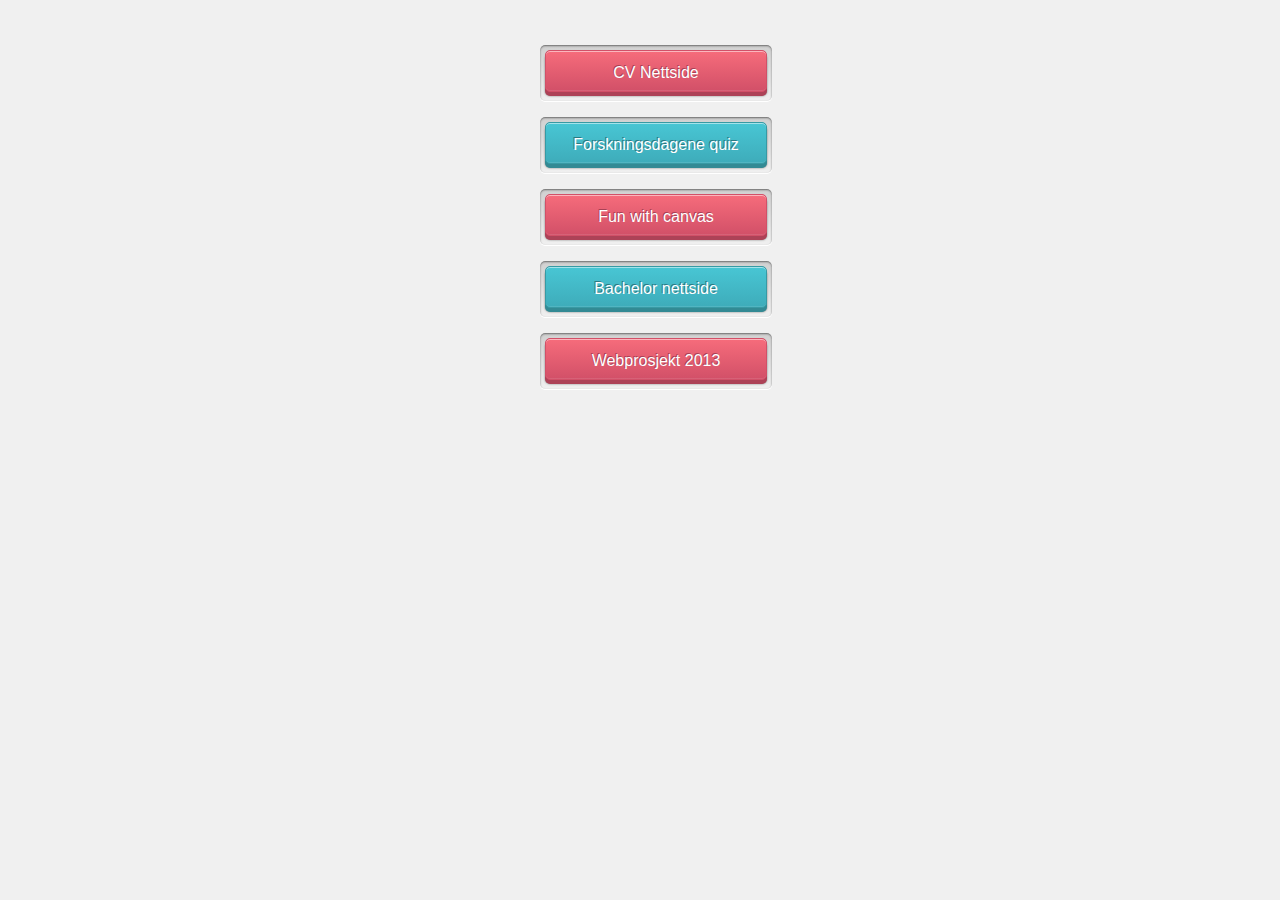
<file: index.html>
<!doctype html>
<html class="no-js" lang="NO">
    <head>
        <meta charset="utf-8">
        <meta http-equiv="x-ua-compatible" content="ie=edge">
        <title>Index</title>
        <meta name="description" content="">
        <meta name="viewport" content="width=device-width, initial-scale=1">
        <link rel="stylesheet" href="front.css">
    </head>
    <body>
        <div class="main-content">
            <a class="push_button red" href="CVNettside/index.html">CV Nettside</a>
            <a class="push_button blue" href="Forskningsdagene_quiz/quiz.html">Forskningsdagene quiz</a>
            <a class="push_button red" href="fun-with-canvas/draw.html">Fun with canvas</a>
            <a class="push_button blue" href="Nettside/index.html">Bachelor nettside</a>
            <a class="push_button red" href="Webprosjekt/index.html">Webprosjekt 2013</a>
        </div>
    </body>
</html>
</file>
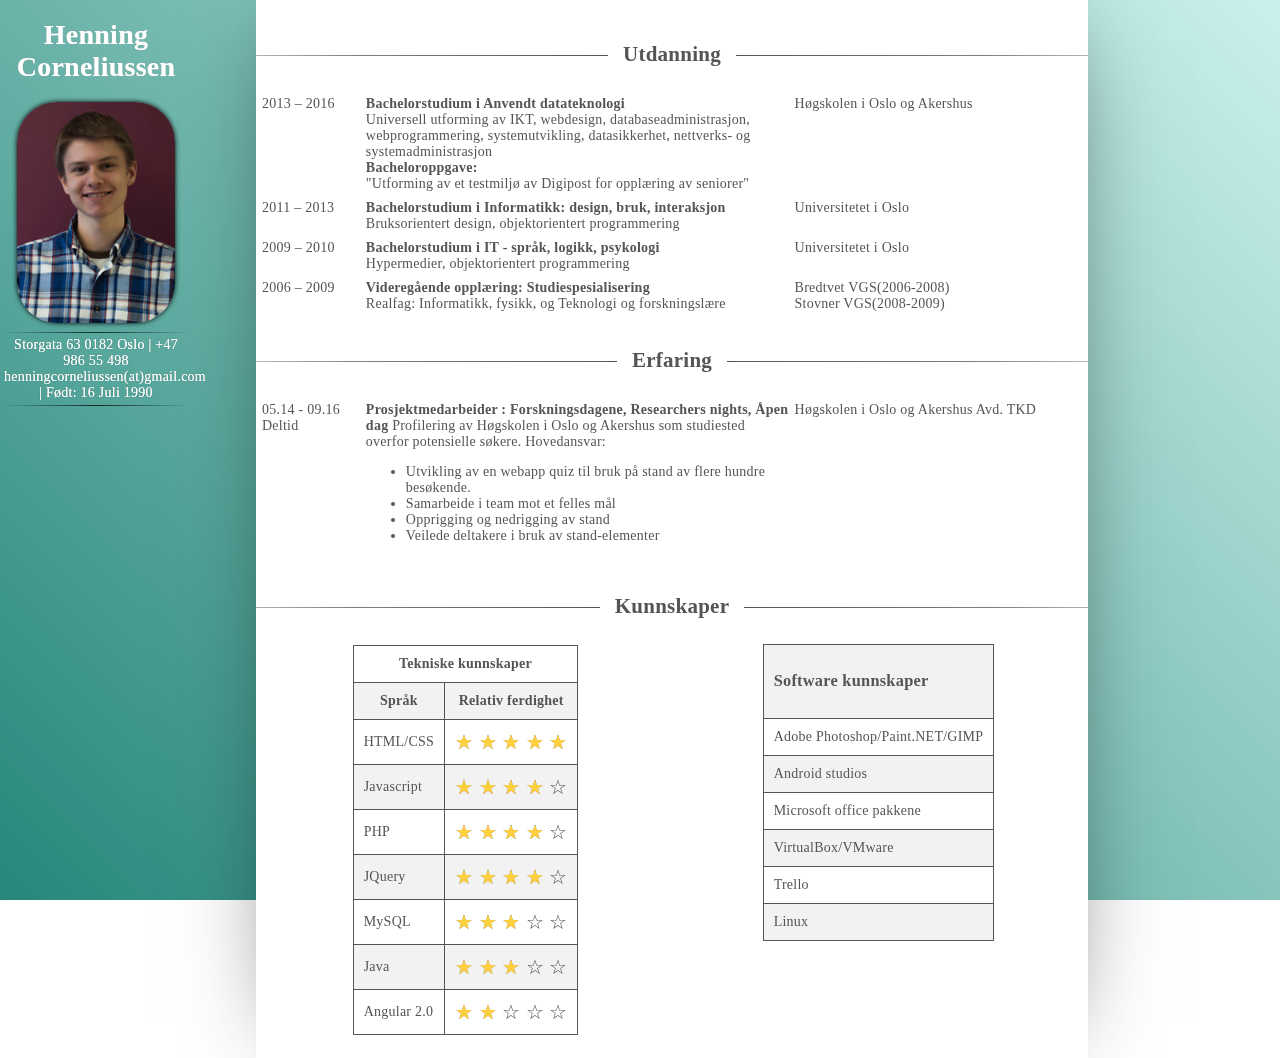
<file: CVNettside/index.html>
<!--
TODO:
- Facebook, linkein og gmail bar http://i0.wp.com/themetemplatereviews.com/wp-content/uploads/2013/10/resume-wordpress-theme.jpg
- Tilgjengelig for hvilke jobber?
- Ferdigheter
- Mobilvennlig
- Startside med animasjoner
-->

<!DOCTYPE html>
<html>
    <head>
        <title>Henning Corneliussen</title>
        <meta charset="UTF-8">
        <meta name="viewport" content="width=device-width, initial-scale=1.0">
        <link rel="icon"href="bilder/cv.jpg">
        <link rel="stylesheet" href="henning.css">
        <link rel="stylesheet" href="css/font-awesome.css">
        <script type="text/javascript" src="https://ajax.googleapis.com/ajax/libs/jquery/3.2.1/jquery.min.js"></script>
        </script>
    </head>
    <body>
        <header class="scene_element scene_element--fadeinup">
            <div id="headpic">
                <h1>Henning Corneliussen</h1>
                <img src="bilder/Henning.jpg" height="221px" width="158px">
            </div>
            <hr>
            <div id="headtext">
                <span>Storgata 63 0182 Oslo | +47 986 55 498<br>henningcorneliussen(at)gmail.com | Født: 16 Juli 1990</span>
            </div>
            <hr>
            <div id="google_translate_element"></div>
        </header>

        <nav><!--TODO--></nav>

        <div id="wrapper" class="scene_element scene_element--fadeinright">
            <section>
                <h2><span>Utdanning<span></h2>
                <div id="utdanning" class="storbox">
                    <div class="box1">
                        <div class="row" id="1" title="Trykk for å se mer detaljer">
                            <a class="dato kol">2013 – 2016</a>
                            <div class="info kol">
                                <a class="nedpil pil1" aria-hidden="true" ></a>
                                <p><strong>Bachelorstudium i Anvendt datateknologi<br></strong>
                                Universell utforming av IKT, webdesign, databaseadministrasjon, webprogrammering, systemutvikling, datasikkerhet, nettverks- og systemadministrasjon<br>
                                <strong>Bacheloroppgave:</strong><br>
                                "Utforming av et testmiljø av Digipost for opplæring av seniorer"</p>
                                <div class="hidden">
                                    <span><hr><strong>Fag:</strong><br>
                                    Prototyping<br>
                                    Grunnleggende programmering<br> 
                                    Webprosjekt<br>
                                    <br>
                                    IT i praksis<br>
                                    Webprogrammering<br>
                                    Databaser<br>
                                    <br>
                                    Programmering<br>
                                    Systemutvikling<br>
                                    Menneske, maskin og interaksjon<br>
                                    <br>
                                    Informasjonsarkitektur<br>
                                    IT-tjenester<br>
                                    datasikkerhet<br>
                                    <br>
                                    Universell utforming for IT<br>
                                    Visualisering<br>
                                    Apputvikling<br>
                                    <br>
                                    Bacheloroppgave<br>
                                    Nettverks- og systemadministrasjon<br>
                                    <br>
                                    Mer informasjon om studieretningen på <a href="http://www.hioa.no/Studier-og-kurs/TKD/Bachelor/Anvendt-datateknologi" class="links">HiOA sine sider</a><br>
                                    Les mer om Bacheloroppgaven <a href="http://student.cs.hioa.no/hovedprosjekter/data/2016/13/Prosjektoppgave%20SeniorPost%20v%c3%a5r%202016.pdf" class="links">her</a>(PDF)
                                    </span>
                                </div>
                            </div>
                            <div class="skole kol"><span>Høgskolen i Oslo og Akershus</span></div>
                        </div>

                        <div class="row" id="2" title="Trykk for å se mer detaljer">
                            <div class="dato kol">2011 – 2013</div>
                            <div class="info kol">
                                <p><strong>Bachelorstudium i Informatikk: design, bruk, interaksjon<br></strong>
                                Bruksorientert design, objektorientert programmering</p>
                                <div class="hidden">
                                    <span>
                                    <hr>
                                    Mer info om studieretningen på <a href="http://www.uio.no/studier/program/inf-design/" class="links">UIO sine sider</a>
                                    </span>
                                </div>
                                <a class="nedpil pil2" aria-hidden="true"></a>
                            </div>
                            <div class="skole kol"><span>Universitetet i Oslo</span></div>
                        </div>
                        
                        <div class="row " id="3" title="Trykk for å se mer detaljer">
                            <div class="dato kol">2009 – 2010</div>
                            <div class="info kol">
                                <p><strong>Bachelorstudium i IT - språk, logikk, psykologi<br></strong>
                                Hypermedier,  objektorientert programmering</p>
                                <div class="hidden">
                                    <span>
                                    <hr>
                                        Mer info om studieretningen på <a href="http://www.uio.no/studier/program/it-slp/" class="links">UIO såne sider</a>
                                    </span>
                                </div>
                                <a class="nedpil pil3" aria-hidden="true"></a>
                            </div>
                            <div class="skole kol"><span>Universitetet i Oslo</span></div>
                        </div>

                        <div class="row" id="4" title="Trykk for å se mer detaljer">
                            <div class="dato kol">2006 – 2009</div>
                            <div class="info kol">
                                <p><strong>Videregående opplæring: Studiespesialisering<br></strong>
                                Realfag: Informatikk, fysikk, og Teknologi og forskningslære</p>
                                <a class="nedpil pil4" aria-hidden="true"></a>
                            </div>
                            <div class="skole kol"><span>Bredtvet VGS(2006-2008)<br> Stovner VGS(2008-2009)</span></div>
                        </div>
                    </div>
                </div>

                <h2><span>Erfaring</span></h2>
                <div id="erfaring" class="storbox">
                    <div class="box1">
                        <div class="row" id="5" title="Trykk for å se mer detaljer">
                            <div class="dato kol">05.14 - 09.16<br>Deltid</div>
                            <div class="info kol">
                                <span>
                                    <strong>Prosjektmedarbeider : Forskningsdagene, Researchers nights, Åpen dag</strong>
                                    Profilering av Høgskolen i Oslo og Akershus som studiested overfor potensielle søkere.
                                    Hovedansvar:<br>
                                    <ul>
                                        <li>Utvikling av en webapp quiz til bruk på stand av flere hundre besøkende.</li>
                                        <li>Samarbeide i team mot et felles mål</li>
                                        <li>Opprigging og nedrigging av stand</li>
                                        <li>Veilede deltakere i bruk av stand-elementer</li>
                                    </ul>
                                </span>
                                <a class="nedpil pil5" aria-hidden="true"></a>
                                <div class="hidden">
                                    <span>
                                        <hr><strong>Mer info om noen av prosjektene:</strong>
                                        <ul>
                                            <li><a href="https://www.youtube.com/watch?v=5IYMcoIk9r0" class="links">Forskninsdagene 2014 (Youtube)</a>
                                            </li>
                                            <li><a href="https://khrono.no/2014/09/busta-dataprogram-med-glans" class="links">Researchers nights 2014 (Khrono)</a>
                                            </li>
                                            <li><a href="http://www.hioa.no/Aktuelle-saker/Kokk-eller-computer" class="links">Forskninsdagene 2015 (Hioa)</a>
                                            </li>
                                            <li> <a href="http://www.hioa.no/Hva-skjer/Forskningstorget-En-helt-grenseloes-digital-virkelighet" class="links">Forskninsdagene 2016 (Hioa)</a>
                                            </li>
                                            <li><a href="http://www.hioa.no/Studier-og-kurs/AApen-dag-ved-HiOA-2017" class="links">Generell info om åpen dag (Hioa)</a>
                                            </li>
                                        </ul>
                                    </span>
                                </div>
                            </div>
                            <div class="skole kol"><span>Høgskolen i Oslo og Akershus Avd. TKD</span></div>
                        </div>
                    </div>
                </div>

                <h2><span>Kunnskaper</span></h2>
                <div id="kunnskaper" class="storbox">
                    <div class="box2">
                    <div id="test1">
                        <table id="teknisk">
                            <tr>
                                <th colspan="2">Tekniske kunnskaper</th>
                            </tr>
                            <tr class="table-head">
                                <th>Språk</th>
                                <th>Relativ ferdighet</th>
                            </tr>
                            <tr>
                                <td>HTML/CSS</td>
                                <td>
                                    <div class="rating">
                                        <span class="lit">☆</span>
                                        <span class="lit">☆</span>
                                        <span class="lit">☆</span>
                                        <span class="lit">☆</span>
                                        <span class="lit">☆</span>
                                    </div>
                                </td>
                            </tr>
                            <tr>
                                <td>Javascript</td>
                                <td>
                                    <div class="rating">
                                        <span class="lit">☆</span>
                                        <span class="lit">☆</span>
                                        <span class="lit">☆</span>
                                        <span class="lit">☆</span>
                                        <span>☆</span>
                                    </div>
                                </td>
                            </tr>
                            <tr>
                                <td>PHP</td>
                                <td>
                                    <div class="rating">
                                        <span class="lit">☆</span>
                                        <span class="lit">☆</span>
                                        <span class="lit">☆</span>
                                        <span class="lit">☆</span>
                                        <span>☆</span>
                                    </div>
                                </td>
                            </tr>
                            <tr>
                                <td>JQuery</td>
                                <td>
                                    <div class="rating">
                                        <span class="lit">☆</span>
                                        <span class="lit">☆</span>
                                        <span class="lit">☆</span>
                                        <span class="lit">☆</span>
                                        <span>☆</span>
                                    </div>
                                </td>
                            </tr>
                            <tr>
                                <td>MySQL</td>
                                <td>
                                    <div class="rating">
                                        <span class="lit">☆</span>
                                        <span class="lit">☆</span>
                                        <span class="lit">☆</span>
                                        <span>☆</span>
                                        <span>☆</span>
                                    </div>
                                </td>
                            </tr>
                            <tr>
                                <td>Java</td>
                                <td>
                                    <div class="rating">
                                        <span class="lit">☆</span>
                                        <span class="lit">☆</span>
                                        <span class="lit">☆</span>
                                        <span>☆</span>
                                        <span>☆</span>
                                    </div>
                                </td>
                            </tr>
                            <tr>
                                <td>Angular 2.0</td>
                                <td><div class="rating">
                                        <span class="lit">☆</span>
                                        <span class="lit">☆</span>
                                        <span>☆</span>
                                        <span>☆</span>
                                        <span>☆</span>
                                    </div>
                                </td>
                            </tr>
                        </table>
                        </div>
                        <div id="test2">
                        <table id="software">
                            <tr>
                                <tr><td><h3>Software kunnskaper</h3></td></tr>
                                <tr><td>Adobe Photoshop/Paint.NET/GIMP</td></tr>
                                <tr><td>Android studios</td></tr>
                                <tr><td>Microsoft office pakkene</td></tr>
                                <tr><td>VirtualBox/VMware</td></tr>
                                <tr><td>Trello</td></tr>
                                <tr><td>Linux</td></tr>
                            </tr>
                        </table>
                        </div>
                    </div>
                </div>
            </section>
        </div>
        <script type="text/javascript" src="Henning.js"></script>
    </body>
</html>
</file>
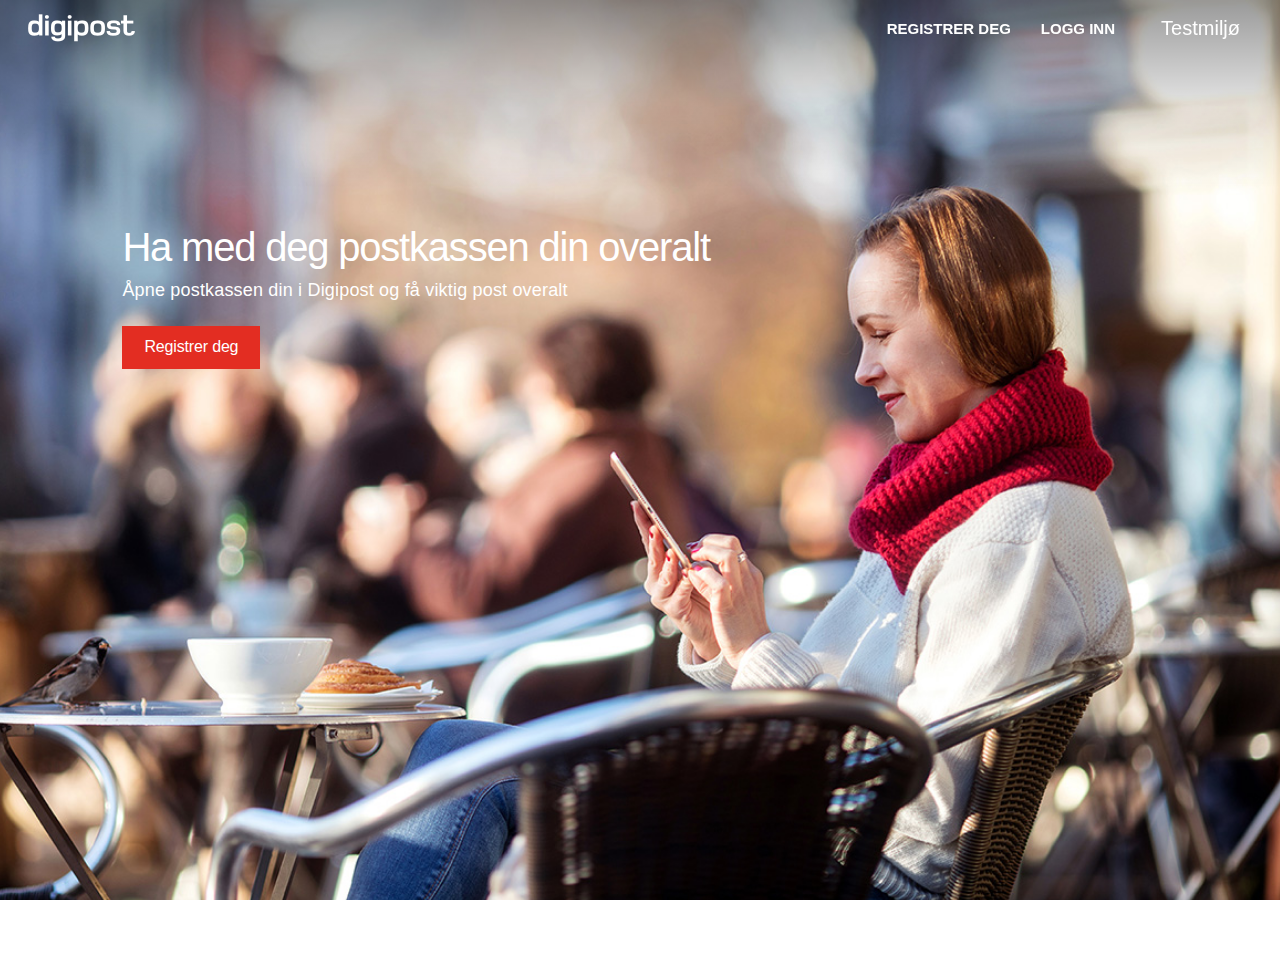
<file: Nettside/index.html>
<!DOCTYPE html>
<!--
To change this license header, choose License Headers in Project Properties.
To change this template file, choose Tools | Templates
and open the template in the editor.
-->

<html lang="no">
    <head>
        <title>Digipost - Testsider</title>
        <meta charset="UTF-8">
        <meta name="viewport" content="width=device-width, initial-scale=1.0">
        <link rel="stylesheet" type="text/css" href="css/forsidecss.css">
    </head>
    <body>
        <header>
            <h1>
                <a title="Digipost" href="index.html">
                    <div class="img" style="background-size: contain;">Digipost</div>
                </a>
            </h1>
            <ul>
                <li class="navi">
                    <a href="registrering.php">Registrer deg</a>
                </li>
                <li>
                    <a href="login.php">Logg inn</a>
                </li>
            </ul>
            <div class="end">Testmiljø</div>
        </header>
        <div id="top">
                <div class="bg-inner">
                    <div class="heropitch">
                        <div class="first">
                            <div class="desktop">
                                <h2 class="lang nb" style="display: block">Ha med deg postkassen din overalt</h2>
                                <div class="subpoint">Åpne postkassen din i Digipost og få viktig post overalt</div>
                                <div class="button">
                                    <a href="registrering.php" class="button-btn">Registrer deg</a>
                                </div>
                            </div>
                        </div>
                    </div>
                </div>
            </div>
    </body>
</html>
</file>
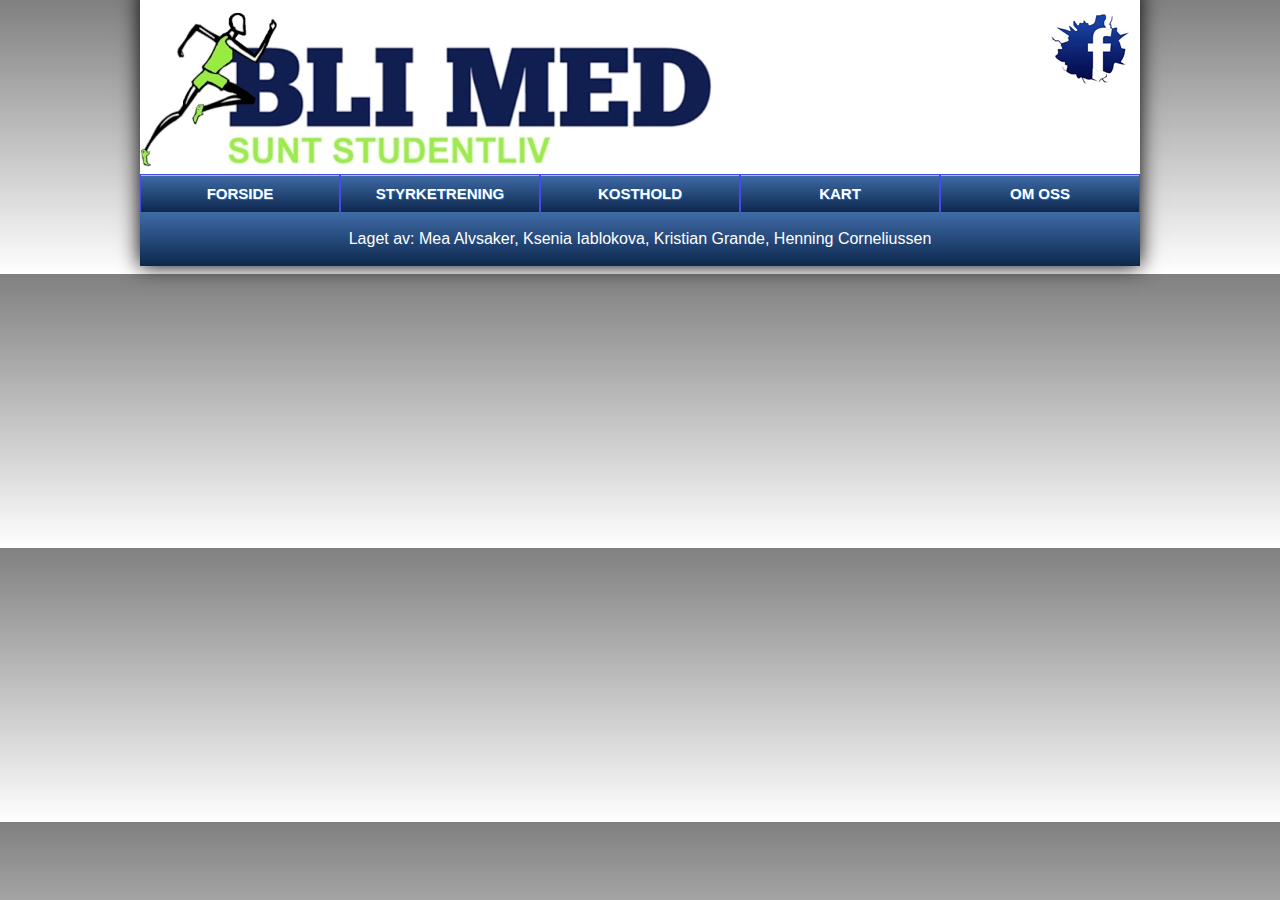
<file: Webprosjekt/index.html>
<!DOCTYPE html>
<html lang=no>
    <head>
        <title>Bli med!</title>
        <meta http-equiv="Content-Type" content="text/html; charset=UTF-8">
        <link rel="stylesheet"
         title="Original"
         href="style.css">
        <link rel="alternate stylesheet"
         title="Nystil"
         href="helesiden.css">
        <script src="http://maps.google.com/maps/api/js?sensor=false" type="text/javascript"></script>
        <script src="https://ajax.googleapis.com/ajax/libs/jquery/3.2.1/jquery.min.js"></script>
        <script src="lesmer.js"></script>
        <script type="text/javascript" src="alien.js"></script>
        <script src="https://www.w3schools.com/lib/w3.js"></script>
        <script src="treningsprogram.js" type="text/javascript"></script>
        <script type="text/javascript" src='external_code.js'></script>
    </head>
    <body>
        <div id="center">
            <header>
                <img id="logo" src="bilder/LOGO.jpg" alt="logo">
                <a href="https://www.facebook.com/BliMed.student"><img src="bilder/Facebooklogo.gif" id="faceimg" alt="facelogo"></a>
            </header>
            <nav>
                <ul>
                    <li class="menu-item" id="1"><a href="#">FORSIDE</a></li>
                    <li class="menu-item" id="2"><a href="#">STYRKETRENING</a></li>
                    <li class="menu-item" id="3"><a href="#">KOSTHOLD</a></li>
                    <li class="menu-item" id="4"><a href="#">KART</a></li>
                    <li class="menu-item" id="5"><a href="#">OM OSS</a></li>
                </ul>
            </nav>
            <div id="w3-include" w3-include-html="forside.html"></div>
            <script>
                const menu = document.querySelectorAll(".menu-item");
                menu.forEach(button => button.addEventListener('click', menuFunc));

                function menuFunc(){
                    var menuInclude = document.getElementById("w3-include");
                    switch(this.id){
                        case "1":
                            menuInclude.setAttribute("w3-include-html", "forside.html");
                            w3.includeHTML();
                            break;
                        case "2":
                            menuInclude.setAttribute("w3-include-html", "treningsprogram.html");
                            w3.includeHTML();
                            break;
                        case "3":
                            menuInclude.setAttribute("w3-include-html", "kosthold.html");
                            w3.includeHTML();
                            break;
                        case "4":
                            menuInclude.setAttribute("w3-include-html", "kart.html");
                            w3.includeHTML();
                            break;
                        case "5":
                            menuInclude.setAttribute("w3-include-html", "omoss.html");
                            w3.includeHTML();
                            break;
                    }
                }
                w3.includeHTML();
            </script>
            <footer id="footer">
                    <p>Laget av: Mea Alvsaker, Ksenia Iablokova, Kristian Grande, Henning Corneliussen</p>
            </footer>
        </div>
        <img id="alien" src="bilder/alien.gif" alt="alien">
        <img id="alien2" src="bilder/flyingalien.gif" alt="alien2">
        <img id="venus" src="bilder/venus.gif" alt="venus">
    </body>
    <!--

        error_reporting(E_ALL);
                    if(isset($_GET['page'])){ 
                        if($_GET['page'] == 1){
                            include 'trening.html';
                        }
                        elseif($_GET['page'] == 2){
                            include 'kosthold.html';
                        }
                        elseif($_GET['page'] == 3){
                            include 'kart.html';
                        }
                        elseif($_GET['page'] == 4){
                            include 'omoss.html';
                        }
                        else{
                            include 'forside.html';
                        }
                    }
                    else {
                        include 'forside.html';
                    }
                
        -->
</html>
</file>
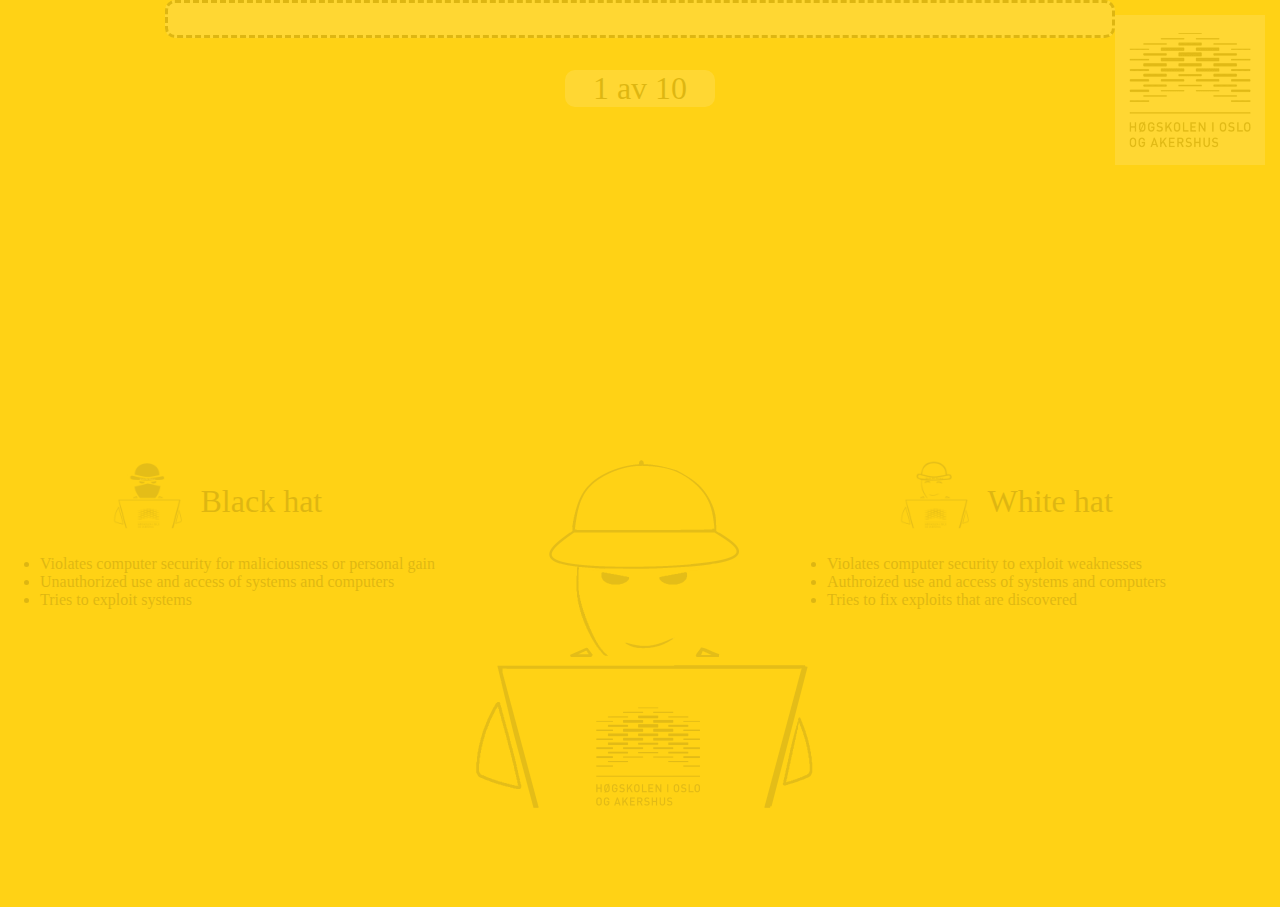
<file: Forskningsdagene_quiz/quiz.html>
<!--
Made by Henning Corneliussen in cooperation with
HiOA for Forskningsdagene 2016
**********
TODO/problemer:
**********
- Engelsk/Norsk
- Bildene må justeres
- Ser litt "tomt" ut?
- Testing
- Spørsmål
**********
**********
-->
<!DOCTYPE html>
<html>
    <head>
        <title>Forskningsdagene 2016</title>
        <meta charset="UTF-8">
        <meta name="viewport" content="width=device-width, initial-scale=1.0">
        <link rel="stylesheet" href="forskningstyle.css">
        <script src="https://ajax.googleapis.com/ajax/libs/jquery/3.2.1/jquery.min.js"></script>
    </head>
    <body id="body">

        <div id="gradients">
            <div id="gradienthappy2" class="gradient"></div>
            <div id="gradienthappy" class="gradient"></div>
            <div id="gradientsad" class="gradient"></div>
            <div id="gradientsad2" class="gradient"></div>
        </div>

        <div id="hattext">
            <div id="whitetext">
                <div>
                    <div class="hattcontent">
                        <img src="bilder/noytral0.75nr2.png" alt="" class="hattbilde">
                        <span class="header">Black hat</span>
                    </div>
                </div>
                <ul class="liste">
                    <li>Violates computer security for maliciousness or personal gain</li>
                    <li>Unauthorized use and access of systems and computers</li>
                    <li>Tries to exploit systems</li>
                </ul>
            </div>
            <div id="blacktext">
                <div>
                    <div class="hattcontent">
                        <img src="bilder/noytral0.75.png" alt="" class="hattbilde">
                        <span class="header">White hat</span>
                    </div>
                </div>
                <ul class="liste">
                    <li>Violates computer security to exploit weaknesses</li>
                    <li>Authroized use and access of systems and computers</li>
                    <li>Tries to fix exploits that are discovered</li>
                </ul>
            </div>
            <br style="clear:both;"/>
        </div>

        <div id="nyttSpill">
            <div id="nyttSpillText">Press one of the buttons to start the quiz</div>
            <div id="circle1"></div>
            <div id="circle2"></div>
        </div>

        <div id="ferdig">
            <div id="ferdigText"></div>
        </div>

        <div id="ramme">
            <div id="spmRamme">
                <div id="sporsmal"></div>
            </div>
            <div id="antallRamme">
                <p id="antallSpm"></p>
            </div>
        </div>

        <div id="divbilde">
            <img src="bilder/noytral.png" alt="Bilde av hacking" class="bilde" id="noytral">
            <img src="bilder/noytral0.75nr1.png" alt="Bilde av hacking" class="bilde" id="sad">
            <img src="bilder/noytral0.75nr2.png" alt="Bilde av hacking" class="bilde" id="sad2">
            <img src="bilder/noytral0.5.png" alt="Bilde av hacking" class="bilde" id="happy">
            <img src="bilder/noytral0.75.png" alt="Bilde av hacking" class="bilde" id="happy2">
        </div>

        <div>
            <img src="bilder/hioa_logo_250px_original_no.png" alt="Bilde av hacking" id="hioa" height="150" width="150">
        </div>

        <script type="text/javascript">
            var ethics = 0;
            $("#ferdig").hide();
            $("body").hide();
            $("#nyttSpill").hide();
            randomSpm(3);

            $(document).ready(function() {
                var tall = 0;
                $("body").fadeIn(3000);
                $("body").fadeIn(3000, function(){
                    //Waits for the site to finish loading before a button can be pressed
                    //Code for keypress. This is the X key.
                    $(document).bind('keydown',function(e){
                       if(e.keyCode === 88) {
                           tall++;
                           //Prevents the buttons doing anything after quiz has ended
                           if(tall <= 10){
                               //Answer "Yes"
                               randomSpm(1);
                           }
                       }
                    });

                    //Code for keypress. This is the C key.
                    $(document).bind('keydown',function(e){
                       if(e.keyCode === 67) {
                           tall++;
                           //Prevents the buttons doing anything after quiz has ended
                           if(tall <= 10){
                               //Answer "No"
                               randomSpm(2);
                           }
                       }
                    });
                });
            });

            /*Changes the background gradient*/
            function fargeEndre(value){
                //Value === 1 is positive case.
                //Value === 2 is negative case.
                if(value === 1){
                    if(ethics < 2) ethics ++;
                }else if(value === 2){
                    if(ethics > -2) ethics --;
                }
                $("#sad2").css("opacity","0");
                $("#sad").css("opacity","0");
                $("#noytral").css("opacity","0");
                $("#happy").css("opacity","0");
                $("#happy2").css("opacity","0");
                $("#gradienthappy2").css("opacity","0");
                $("#gradienthappy").css("opacity","0");
                $("#gradientsad").css("opacity","0");
                $("#gradientsad2").css("opacity","0");
                switch(ethics){
                    case -2:
                        $("#gradientsad2").css("opacity","100");
                        $("#sad2").css("opacity","100");
                        break;
                    case -1:
                        $("#gradientsad").css("opacity","100");
                        $("#sad").css("opacity","100");
                        break;
                    case 0:
                        $("#noytral").css("opacity","100");
                        break;
                    case 1:
                        $("#gradienthappy").css("opacity","100");
                        $("#happy").css("opacity","100");
                        break;
                    case 2:
                        $("#gradienthappy2").css("opacity","100");
                        $("#happy2").css("opacity","100");
                        break;
                }
            }

            var res;
            var antall;


            /*
             * Lazy fix to global scope problem.
             */
            function getAntall(){
                antall=0;
                return antall;
            }

            /*
             * Random function to get a question.
             * Tall represents the button that has a negative effect on
             * on the 'ethic'.
             * */

            function spm(nr){
                nr1 = nr;
                var questions =[
                    {spm: "You've been asked to fix a friend's phone, do you also look through their pictures?", tall: "Ja"},
                    {spm: "Can hacking be used for something positive?", tall: "Nei"},
                    {spm: "When you read your friend’s blog, you discover a section containing their private thoughts. Even though it’s a goldmine for laughs, do you tell them about it?", tall: "Nei"},
                    {spm: "Would you try to log into someones Facebook if their computer was unlocked?", tall: "Ja"},
                    {spm: "Is it cool to hack the government?", tall: "Ja"},
                    {spm: "Would you try to guess the password for someones Facebook account?", tall: "Ja"},
                    {spm: "If your friend left his computer while logged on to facebook, do you tell him?", tall: "Nei"},
                    {spm: "Should the government be allowed to hack criminals?", tall: "Ja"},
                    {spm: "When you visited a government website, you came over a security flaw. Do you send in a tip letting them know about it?", tall: "Nei"},
                    {spm: "Your school’s database is old and not properly secured, making it possible for students to alter their grades to their liking. Do you tell the school about it, even though you won’t get straight A’s if they fix it?", tall: "Nei"}
                ];
                res = questions[nr1];
                console.log(nr);
            }

            function randomSpm(val){
                if(antall < 10 || antall === 0){
                    sjekkSvar(val);
                    spm(antall);
                    $("#sporsmal").fadeOut(1000);
                    $("#sporsmal").fadeOut(1000, function(){
                        //Loads after fadeOut animation is complete
                        $("#sporsmal").html(res.spm);
                        $("#sporsmal").fadeIn(1000);
                        if(antall === 10 || antall === 3){
                            $("#sporsmal").css("font-size","3em");
                        } else {
                            $("#sporsmal").css("font-size","4em");
                        }
                    });
                    antall++;
                    $("#antallSpm").html(antall + " av 10");
                } else if(antall >= 10) { //User has finished the quiz
                    sjekkSvar(val);
                    $("#ramme").hide();
                    switch(ethics){
                        case -2:
                            $("#ferdigText").html("You are Black Hat");
                            $.post('index.php', {verdi: 2});
                            break;
                        case -1:
                            $("#ferdigText").html("You are Black Hat");
                            $.post('index.php', {verdi: 2});
                            break;
                        case 0:
                            $("#ferdigText").html("You are a little of both");
                            $.post('index.php', {verdi: 3});
                            break;
                        case 1:
                            $("#ferdigText").html("You are White Hat");
                            $.post('index.php', {verdi: 1});
                            break;
                        case 2:
                            $("#ferdigText").html("You are White Hat");
                            $.post('index.php', {verdi: 1});
                            break;
                    }
                    $("#ferdig").show();
                    $("#ferdig").fadeIn(1500, function(){
                        $("#ferdig").animate({
                            top: '30%',
                            width: '25%',
                            height: '5em',
                            left: '36%'
                        });
                    });
                    $("#nyttSpill").delay(1000).fadeIn(1500);
                    $("#nyttSpill").delay(1000).fadeIn(1500, function(){
                        $(document).bind('keydown',function(e){
                            if(e.keyCode === 67) {
                               location.reload();
                            }
                        });

                        $(document).bind('keydown',function(e){
                            if(e.keyCode === 88) {
                               location.reload();
                            }
                        });
                        $("#gradienthappy2").delay(5000).css("opacity","0");
                        $("#gradienthappy").delay(5000).css("opacity","0");
                        $("#gradientsad").delay(5000).css("opacity","0");
                        $("#gradientsad2").delay(5000).css("opacity","0");
                        $("#divbilde").delay(12000).fadeOut(2000);
                        $("#ferdig").delay(10500).fadeOut(2000);
                        $("#nyttSpill").delay(10000).animate({
                            top: '43%'
                        }, 3500);
                    });
                } else if (!antall){
                    getAntall();
                    randomSpm();
                }
            }

            /*
             * Check to se if a variable is set to res.
             * First time a user runs the quiz, res should be empty.
             */
            function sjekkSvar(alt) {
                if(res){
                    if(res.tall === "Ja"){ //Negative answer is "Ja"
                        if(alt === 1){
                            fargeEndre(2);
                        } else if(alt === 2) {
                            fargeEndre(1);
                        }
                    } else if(res.tall === "Nei") { //Negative answer is "Nei"
                        if(alt === 1){
                            fargeEndre(1);
                        } else if(alt === 2) {
                            fargeEndre(2);
                        }
                    }
                }
            }
        </script>
    </body>
</html>
</file>
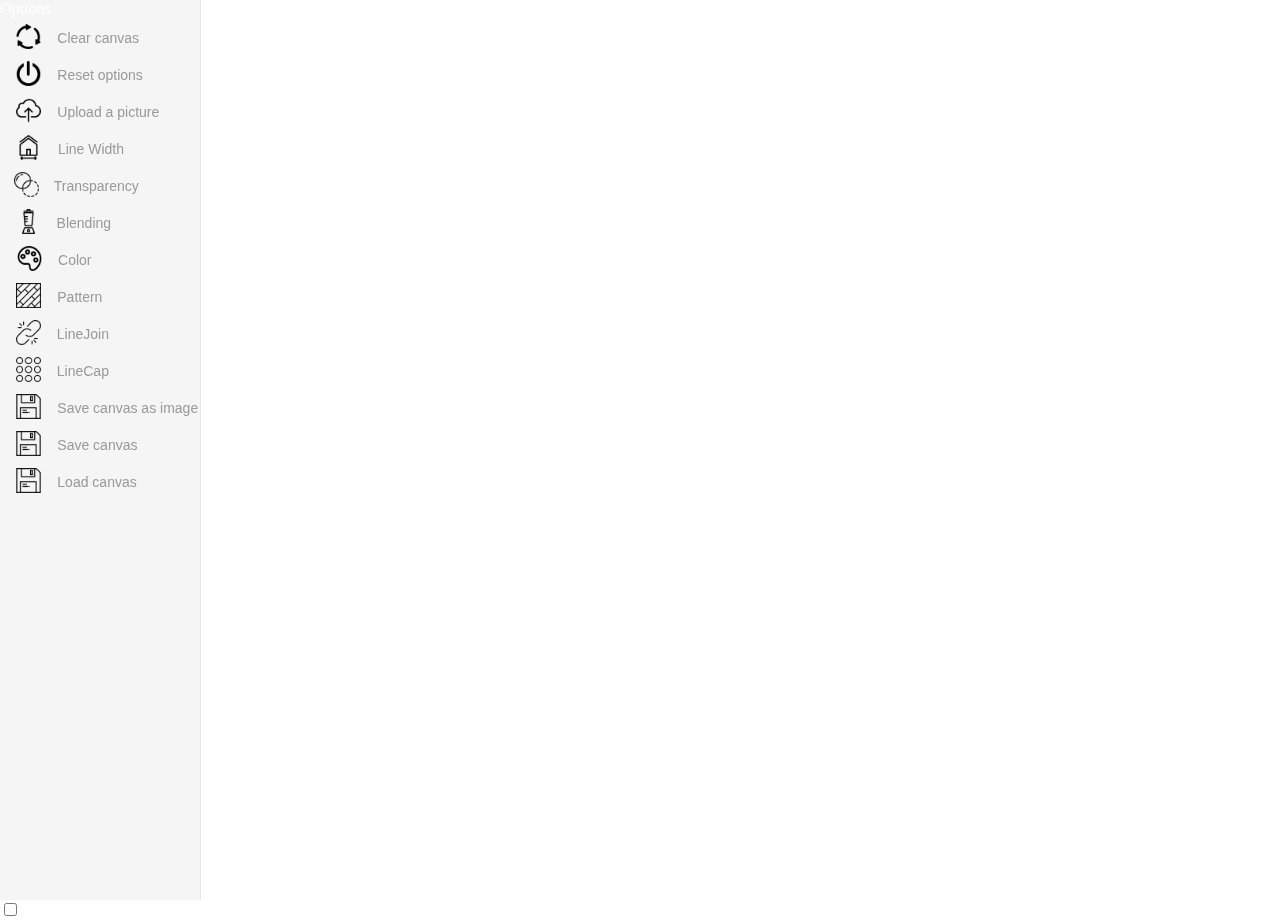
<file: fun-with-canvas/draw.html>
<!DOCTYPE html>
<html lang="en">
<head>
  <meta charset="UTF-8">
  <title>Draw</title>
  <link rel="stylesheet" href="draw.css">
</head>
<body>
    <canvas id="draw" width="800" height="800">Your browser does not support HTML5 canvas.</canvas>
    <div class="errorMsg" id="errorBox">Her står det en feilmelding</div>
    <input type="checkbox" id="nav-trigger" class="nav-trigger"/>
    <label for="nav-trigger"></label>
    <div class="selector">
        <nav>
            <ul>
                <li><span>Options</span></li>

                <li class="clear-c only-menu">
                    <div class="li-wrap">
                        <div class="icon-wrap">
                            <img src="Icons/011-arrows.png" class="icon">
                        </div>
                        <span class="navtext">Clear canvas</span>
                    </div>
                </li>

                <li class="reset-opt only-menu">
                    <div class="li-wrap">
                        <div class="icon-wrap">
                            <img src="Icons/010-power-button.png" class="icon">
                        </div>
                        <span class="navtext">Reset options</span>
                    </div>
                </li>

                <li class="upload first-menu">
                    <div class="li-wrap">
                        <div class="icon-wrap">
                            <img src="Icons/009-upload.png" class="icon"></i>
                        </div>
                        <span class="navtext">Upload a picture</span>
                        <ul class="second-menu">
                            <li>TODO</li>
                        </ul>
                    </div>
                </li>

                <li class="lineWidth first-menu">
                    <div class="li-wrap">
                        <div class="icon-wrap">
                            <img src="Icons/008-house.png" class="icon">
                        </div>
                        <span class="navtext">Line Width</span>
                        <ul class="second-menu">
                            <li>
                                <input type="range" id="lineWidthSlider" class="slider" min="1" max="100" value="10"></li>
                            <li>
                                <input type="checkbox" id="randomWidth" class="checkb">
                                <label for="randomWidth">Random width</label>
                            </li>
                        </ul>
                    </div>
                </li>

                <li class="transparency first-menu">
                    <div class="li-wrap">
                        <div class="icon-wrap">
                            <img src="Icons/007-transparency.png" class="icon">
                        </div>
                        <span class="navtext">Transparency</span>
                        <ul class="second-menu">
                            <li>
                                <input type="range" id="transparencySlider" class="slider" min="0" max="1" step="0.1" value="1">
                            </li>
                        </ul>
                    </div>
                </li>

                <li class="blending first-menu">
                    <div class="li-wrap">
                        <div class="icon-wrap">
                            <img src="Icons/005-blender-outline.png" class="icon">
                        </div>
                        <span class="navtext">Blending</span>
                        <ul class="second-menu">
                            <li id="source-over" class="blendingBtn">Source-over(Default)</li>
                            <li id="multiply" class="blendingBtn">Multiply</li>
                            <li id="darken" class="blendingBtn">Darken</li>
                            <li id="overlay" class="blendingBtn">Overlay</li>
                            <li id="screen" class="blendingBtn">Screen</li>
                            <li id="xor" class="blendingBtn">Xor</li>
                            <li id="colordodge" class="blendingBtn">Color-dodge</li>
                            <li id="colorburn" class="blendingBtn">Color-burn</li>
                            <li id="hardlight" class="blendingBtn">Hard-light</li>
                            <li id="softlight" class="blendingBtn">Soft-light</li>
                            <li id="difference" class="blendingBtn">Difference</li>
                            <li id="exclusion" class="blendingBtn">Exclusion</li>
                            <li id="saturation" class="blendingBtn">Saturation</li>
                        </ul>
                    </div>
                </li>

                <li class="color first-menu">
                    <div class="li-wrap">
                        <div class="icon-wrap">
                            <img src="Icons/004-pallete.png" class="icon">
                        </div>
                        <span class="navtext">Color</span>
                        <ul class="second-menu">
                            <li id="colorpicker" class="colorBtn">
                                <input id="colorpickerslider" type="color" value="#000000"></li>
                            <li id="rainbow" class="colorBtn">Rainbow</li>
                            <li id="fillscreen" class="colorBtn">Fill entire screen
                                <input id="fillcolorslider" type="color" value="#ffffff">
                            </li>
                        </ul>
                    </div>
                </li>

                <li class="color first-menu">
                    <div class="li-wrap">
                        <div class="icon-wrap">
                            <img src="Icons/001-parquet.png" class="icon">
                        </div>
                        <span class="navtext">Pattern</span>
                        <ul class="second-menu">
                            <li id="randomPattern" class="patternBtn">Random pattern</li>
                        </ul>
                    </div>
                </li>

                <li class="lineJoin first-menu">
                    <div class="li-wrap">
                        <div class="icon-wrap">
                            <img src="Icons/006-broken-link.png" class="icon">
                        </div>
                        <span class="navtext">LineJoin</span>
                        <ul class="second-menu">
                            <li id="round" class="lineJoinBtn">Round</li>
                            <li id="bevel" class="lineJoinBtn">Bevel</li>
                            <li id="miter" class="lineJoinBtn">Miter</li>
                        </ul>
                    </div>
                </li>

                <li class="lineCap first-menu">
                    <div class="li-wrap">
                        <div class="icon-wrap">
                            <img src="Icons/002-menu.png" class="icon">
                        </div>
                        <span class="navtext">LineCap</span>
                        <ul class="second-menu">
                            <li id="round" class="lineCapBtn">Round</li>
                            <li id="butt" class="lineCapBtn">Butt</li>
                            <li id="square" class="lineCapBtn">Square</li>
                        </ul>
                    </div>
                </li>
                <li class="saveImage first-menu">
                    <div class="li-wrap">
                        <div class="icon-wrap">
                            <img src="Icons/003-save.png" class="icon">
                        </div>
                        <span class="navtext">Save canvas as image</span>
                        <!-- Probably not needed
                            <ul>Right click > "save image as..."</ul>-->
                    </div>
                </li>
                <li class="save first-menu">
                    <div class="li-wrap">
                        <div class="icon-wrap">
                            <img src="Icons/003-save.png" class="icon">
                        </div>
                        <span class="navtext">Save canvas</span>
                    </div>
                </li>
                <li class="load first-menu">
                    <div class="li-wrap">
                        <div class="icon-wrap">
                            <img src="Icons/003-save.png" class="icon">
                        </div>
                        <span class="navtext">Load canvas</span>
                    </div>
                </li>
            </ul>
        </nav>
    </div>
    <script src="draw.js"></script>
</body>
</html>

<!--
Icons from flaticon.com
Credit to authors:
Freepick : http://www.freepik.com
Madebyoliver
Appzgear : http://appzgear.com
Gregor Cresnar
-->
</file>
<file: front.css>
html{
	background:#f0f0f0;
	padding:20px;
}

body {
	width: 250px;
	margin: 0 auto;
}

.push_button {
	position: relative;
	width:220px;
	height:40px;
	text-align:center;
	color:#FFF;
	text-decoration:none;
	line-height:43px;
	font-family:'Oswald', Helvetica;
	display: block;
	margin: 30px;
}
.push_button:before {
	background:#f0f0f0;
	background-image:-webkit-gradient(linear, 0% 0%, 0% 100%, from(#D0D0D0), to(#f0f0f0));
	
	-webkit-border-radius:5px;
	-moz-border-radius:5px;
	border-radius:5px;
	
	-webkit-box-shadow:0 1px 2px rgba(0, 0, 0, .5) inset, 0 1px 0 #FFF; 
	-moz-box-shadow:0 1px 2px rgba(0, 0, 0, .5) inset, 0 1px 0 #FFF; 
	box-shadow:0 1px 2px rgba(0, 0, 0, .5) inset, 0 1px 0 #FFF;
	
	position: absolute;
	content: "";
	left: -6px; right: -6px;
	top: -6px; bottom: -10px;
	z-index: -1;
}

.push_button:active {
	-webkit-box-shadow:0 1px 0 rgba(255, 255, 255, .5) inset, 0 -1px 0 rgba(255, 255, 255, .1) inset;
	top:5px;
}
.push_button:active:before{
	top: -11px;
	bottom: -5px;
	content: "";
}

.red {
	text-shadow:-1px -1px 0 #A84155;
	background: #D25068;
	border:1px solid #D25068;
	
	background-image:-webkit-linear-gradient(top, #F66C7B, #D25068);
	background-image:-moz-linear-gradient(top, #F66C7B, #D25068);
	background-image:-ms-linear-gradient(top, #F66C7B, #D25068);
	background-image:-o-linear-gradient(top, #F66C7B, #D25068);
	background-image:linear-gradient(to bottom, #F66C7B, #D25068);
	
	-webkit-border-radius:5px;
	-moz-border-radius:5px;
	border-radius:5px;
	
	-webkit-box-shadow:0 1px 0 rgba(255, 255, 255, .5) inset, 0 -1px 0 rgba(255, 255, 255, .1) inset, 0 4px 0 #AD4257, 0 4px 2px rgba(0, 0, 0, .5);
	-moz-box-shadow:0 1px 0 rgba(255, 255, 255, .5) inset, 0 -1px 0 rgba(255, 255, 255, .1) inset, 0 4px 0 #AD4257, 0 4px 2px rgba(0, 0, 0, .5);
	box-shadow:0 1px 0 rgba(255, 255, 255, .5) inset, 0 -1px 0 rgba(255, 255, 255, .1) inset, 0 4px 0 #AD4257, 0 4px 2px rgba(0, 0, 0, .5);
}

.red:hover {
	background: #F66C7B;
	background-image:-webkit-linear-gradient(top, #D25068, #F66C7B);
	background-image:-moz-linear-gradient(top, #D25068, #F66C7B);
	background-image:-ms-linear-gradient(top, #D25068, #F66C7B);
	background-image:-o-linear-gradient(top, #D25068, #F66C7B);
	background-image:linear-gradient(top, #D25068, #F66C7B);
}

.blue {
	text-shadow:-1px -1px 0 #2C7982;
	background: #3EACBA;
	border:1px solid #379AA4;
	background-image:-webkit-linear-gradient(top, #48C6D4, #3EACBA);
	background-image:-moz-linear-gradient(top, #48C6D4, #3EACBA);
	background-image:-ms-linear-gradient(top, #48C6D4, #3EACBA);
	background-image:-o-linear-gradient(top, #48C6D4, #3EACBA);
	background-image:linear-gradient(top, #48C6D4, #3EACBA);
	
	-webkit-border-radius:5px;
	-moz-border-radius:5px;
	border-radius:5px;
	
	-webkit-box-shadow:0 1px 0 rgba(255, 255, 255, .5) inset, 0 -1px 0 rgba(255, 255, 255, .1) inset, 0 4px 0 #338A94, 0 4px 2px rgba(0, 0, 0, .5);
	-moz-box-shadow:0 1px 0 rgba(255, 255, 255, .5) inset, 0 -1px 0 rgba(255, 255, 255, .1) inset, 0 4px 0 #338A94, 0 4px 2px rgba(0, 0, 0, .5);
	box-shadow:0 1px 0 rgba(255, 255, 255, .5) inset, 0 -1px 0 rgba(255, 255, 255, .1) inset, 0 4px 0 #338A94, 0 4px 2px rgba(0, 0, 0, .5);
}

.blue:hover {
	background: #48C6D4;
	background-image:-webkit-linear-gradient(top, #3EACBA, #48C6D4);
	background-image:-moz-linear-gradient(top, #3EACBA, #48C6D4);
	background-image:-ms-linear-gradient(top, #3EACBA, #48C6D4);
	background-image:-o-linear-gradient(top, #3EACBA, #48C6D4);
	background-image:linear-gradient(top, #3EACBA, #48C6D4);
}
</file>
<file: CVNettside/henning.css>
/* http://paletton.com/#uid=52L0u0keIEd51Wo9ZOpiZv5mVqZ */

html {
    box-sizing: border-box;
    font-family: Georgia, serif; 
    font-weight: 300;
    font-size: 14px;
    height: 100%;
    color:#fff;
    letter-spacing: .25px;
}

body {
    padding: 0;
    margin: 0;
    min-height: 100%;
    /*http://colorzilla.com/gradient-editor/#7800f9+0,d907ff+100 */
    background: #26877A; /* Old browsers */
    background: -moz-linear-gradient(45deg,  #26877A 0%,#CBF1EC 100%); /* FF3.6-15 */
    background: -webkit-linear-gradient(45deg,  #26877A 0%,#CBF1EC 100%); /* Chrome10-25,Safari5.1-6 */
    background: linear-gradient(45deg,  #26877A 0%,#CBF1EC 100%); /* W3C, IE10+, FF16+, Chrome26+, Opera12+, Safari7+ */
    background-attachment:fixed
}

header {
    text-align: center;
    position: fixed;
    top:0;
    left:0;
    width: 15%;
    height: 100%;
}

#wrapper {
    width:65%;
    position: absolute;
    left: 20%;
    box-shadow: 0px 0px 100px -41px rgba(0,0,0,0.75);
    background-color: #fff;
    color: #555;
    padding-bottom: 20px;
}

section {
    padding-top: 20px;
}

h1 {
  text-shadow: 0 0 1px rgba(255, 255, 255, 0.72), 0 0 1px rgba(0, 0, 0, 0.45);
}

.row {
  display: flex;
  flex-direction: row;  
  flex: 1;
  padding-bottom: 7px;
  margin-bottom: 1px;
  cursor:pointer;
  max-height: 200px;
  transition: max-height 0.15s ease-out;
  
}

.open {
    max-height: 700px;
    transition: max-height 0.25s ease-in;
}

.row:hover {
    outline: 1px solid #aaa;
}

.box1 {
    display: flex;
    flex-direction: column; 
}

.storbox {
    max-width: 1000px;
    margin: 0 auto;
}

hr { 
    border: 0; 
    height: 1px;
    background-image: linear-gradient(to right, rgba(0, 0, 0, 0), rgba(0, 0, 0, 0.75), rgba(0, 0, 0, 0));
    margin: 0;
    color: #fff;
}

#headtext {
    padding: 4px;
}

#headpic {
    padding-bottom: 5px;
}

#headpic > img {
    border-radius: 40px;
    box-shadow: 0 0 5px rgb(0, 0, 0);
}

#headtext > span {
    text-shadow: 0 0 0.5px rgba(255, 255, 255, 0.72), 0 0 1px rgba(0, 0, 0, 0.45);
}

.box1, .storbox {
    padding:3px;
}

.kol {
    margin: 0 5px 0 0px;
    /*background-color: #f9fbff;*/
    position: relative;
}

.kol p {
    margin: 0;
}

.info { 
    flex: 3;
    transition: max-height 2s;
}

.dato {
    flex: .7;
}

.skole { 
    flex: 2;
}

strong {
    font-weight: bold;
}

h2 {
    display: block;
    text-align: center;
    padding: 5px 0 5px 0;
    overflow: hidden;
    white-space: nowrap;

}

h2 > span {
    position: relative;
    display: inline-block;
}

h2 > span:before, h2 > span:after {
    content: "";
    position: absolute;
    top: 50%;
    width: 500px;
    height: 1px;
}

h2 > span:before {
    right: 100%;
    margin-right: 15px;
    background-image: linear-gradient(to right, rgba(85, 85, 85, 0), rgba(85, 85, 85, 0.75), rgba(85, 85, 85, 100));
}

h2 > span:after {
    left: 100%;
    margin-left: 15px;
    background-image: linear-gradient(to right, rgba(85, 85, 85, 100), rgba(85, 85, 85, 0.75), rgba(85, 85, 85, 0));
}

.links:link {
    color: #38d;
    text-decoration: underline;
}

.links:visited {
    color: #38d;
    text-decoration: underline;
}

.links:hover {
    color: #abcef1;
    text-decoration: underline;
}

.links:active {
    text-decoration: underline;
}

.nedpil {
    bottom: 0;
    right: 0;
    position:absolute;
}

.nedpil::before {
    font: normal normal normal 14px/1 FontAwesome;
    content: "\f0ab";
    font-size: 2em;
}

.mertekst {
    display: none;
}
span > hr {
    margin:4px;
}

.open > div > .nedpil::before {
    content: "\f0aa";
}

.nedpil {
    display:none;
}

.hidden {
    display: none;
}

.open > div > .hidden {
    display:unset;
}

/*
 * Keyframes
 */

@keyframes fadeIn {
  0% {
    opacity: 0;
  }

  100% {
    opacity: 1;
  }
}

@keyframes fadeInUp {
  0% {
    opacity: 0;
    transform: translate3d(0, 100%, 0);
  }

  100% {
    opacity: 1;
    transform: none;
  }
}

@keyframes fadeInRight {
  0% {
    opacity: 0;
    transform: translate3d(100%, 0, 0);
  }

  100% {
    opacity: 1;
    transform: none;
  }
}

/*
 * CSS Page Transitions
 */
.scene_element {
    animation-duration: 0.25s;
    transition-timing-function: ease-in;
    animation-fill-mode: both;
}

.scene_element--fadein {
    animation-name: fadeIn;
}

.scene_element--fadeinup {
    animation-name: fadeInUp;
}

.scene_element--fadeinright {
    animation-name: fadeInRight;
}

table {
    border-collapse: collapse;
    margin:0 auto;
}

th, td {
    border:1px solid #555;
}

th, td {
    padding: 10px;
}

.rating {
    font-size: 20px;
}

.lit::before {
    content: "\2605";
    position: absolute;
    color: #ffcf3e;
}

table tr:nth-child(even){
    background-color: #f2f2f2;
}

table tr:hover {
    background-color: #ddd;
}

.box2 {
    display: flex;
    flex-direction: row;
}

#test1, #test2 {
    flex: 1;
}
</file>
<file: Nettside/css/forsidecss.css>
html, body {
    margin: 0;
    overflow: auto;
    height: 100%;
    width: 100%;
    overflow-y: scroll;
    background: #fff;
    -webkit-text-size-adjust: 100%;
    -ms-text-size-adjust: 100%;
    padding: 0;
    line-height: 1;
    font-size: 100%;
    font-family: Arial,Helvetica,sans-serif;
    vertical-align: baseline;
}

body {
    padding: 0;
    width: 100%;
    height: 100%;
    font-size: 10px;
    color: #4d4f53;
    background: #fff;
    overflow:hidden;
}

header {
    height: 56px;
    overflow: hidden;
    width: 100%;
    top: 0;
    left: 0;
    z-index: 900;
    font-size: 14px;
    min-width: 20em;
    position: fixed;
    -webkit-transition: all 500ms ease-in-out;
    -moz-transition: all 500ms ease-in-out;
    -ms-transition: all 500ms ease-in-out;
    -o-transition: all 500ms ease-in-out;
    transition: all 500ms ease-in-out;
    -webkit-transform: translateZ(0);
}

header h1 {
    position: absolute;
    top: 1em;
    left: 2em;
}

header ul a:hover, header ul a:active {
    border-color: #fff;
}

h1 {
    display: inline;
    margin: 0;
    padding: 0;
    line-height: 1;
    font-size: 1em;
}

h1, h2 {
    letter-spacing: -.04em;
    font-family: FoundryMonolineRegular,Arial,Helvetica,sans-serif;
}

a, .linked {
    /*color: #006FB7;
    border-bottom: 1px solid #dde1e6;
    text-decoration: none;
    -webkit-transition: all 100ms ease-in-out;
    -moz-transition: all 100ms ease-in-out;
    -ms-transition: all 100ms ease-in-out;
    -o-transition: all 100ms ease-in-out;
    transition: all 100ms ease-in-out;*/
}

.img {
    background-repeat: no-repeat;
    background-position: center center;
    background-image: url(IMG/digipost-new.png);
    display: inline-block;
    width: 107px;
    height: 28px;
    text-indent: -999em;
}

ul , menu {
    display: block;
    list-style-type: disc;
    -webkit-margin-before: 1em;
    -webkit-margin-after: 1em;
    -webkit-margin-start: 0px;
    -webkit-margin-end: 0px;
    -webkit-padding-start: 40px;
}

header ul {
    font-size: 1em;
    line-height: 1;
    position: absolute;
    top: 0;
    right: 150px;
    list-style-type: none;
    margin: 0;
    padding: 0;
    text-align: center;
    
}

li {
    display: inline;
    text-align: -webkit-match-parent;
}

header ul a {
    text-transform: uppercase;
    color: #fff;
    font-size: 15px;
    font-weight: 700;
    padding: 17px 15px;
    margin: 0;
    float: left;
    text-decoration: none;
    text-shadow: none;
    border-top: .3em solid transparent;
    -webkit-transition: all 100ms ease-in-out;
    -moz-transition: all 100ms ease-in-out;
    -ms-transition: all 100ms ease-in-out;
    -o-transition: all 100ms ease-in-out;
    transition: all 100ms ease-in-out;
}

#top {
    background-image: url(IMG/kaffefugl.jpg);
    background-position: 65% 30%;
    background-size: cover;
    height: 100%;
    padding-top: 56px;
}

#top::before {
    content: "";
    width: 100%;
    height: 100%;
    position: absolute;
    top: 0;
    left: 0;
    background: linear-gradient(to bottom, rgba(0,0,0,.4) 0, rgba(0,0,0,.1) 12%, rgba(0,0,0,0) 21%);
}

.bg-inner {
    position: relative;
    height: 100%;
    width: 100%;
}

.heropitch {
    position: absolute;
    top: 12%;
    left: 8%;
    width: 60%;
}

.first {
    background: #000;
    background: rgba(0,0,0,.4);
    padding: 2em;
    background: 0;
}

h2 {
    text-align: center;
    font-size: 4em;
    margin-bottom: .1em;
    background: 0;
    padding: 0;
    letter-spacing: -.03em;
    line-height: 1.5;
    font-weight: 200;
}

h2, .subpoint {
    text-align: left;
    color: #fff;
    font-family: FoundryMonolineRegular,Arial,Helvetica,sans-serif;
}

.button-btn {
    display: inline-block;
    position: relative;
    overflow: visible;
    width: auto;
    padding: 7px 20px 8px;
    margin: 0 5px 5px 0;
    border-radius: 0;
    text-decoration: none;
    text-shadow: none;
    white-space: nowrap;
    font-size: 16px;
    letter-spacing: -.01em;
    font-family: FoundryMonolineRegular,Arial,Helvetica,sans-serif;
    line-height: 1.5;
    color: #fff;
    border: 2px solid #E32D22;
    transition: all .2s ease-in-out;
    background-color: #e32d22;
    
}

.button-btn:focus, .button-btn:hover {
    text-decoration: none;
    cursor:pointer;
    color: #fff;
    background-color: #fa2d16;
    outline: 0;
    backface-visibility: hidden;
    
    
}

.first .subpoint {
    font-size: 1.8em;
    margin-bottom: 1.5em;
    letter-spacing: .01em;
    font-family: FoundryMonolineRegular,Arial,Helvetica,sans-serif;
    
}

.end {
    position: absolute;
    top: .9em;
    right: 2em;
    font-size: 20px;
    color: rgb(255, 255, 255);
    
}

@media only screen and (max-width: 500px) {
    .heropitch {
        width: 100%;
    }
    
    .end {
        display:none;
    }
    
    header ul {
        right:0%;
        top:5%;
    }
    
    header h1 {
        top:0;
        left:0;
    }
    
    header ul li a, .subpoint {
        text-shadow: 2px 1px #000;
    }
}
</file>
<file: Webprosjekt/style.css>
/*CSS kodene som er felles for alle sider, knyttet til index.php*/
body {
    background: -webkit-linear-gradient(grey, white); /* For Safari */
    background: -o-linear-gradient(grey, white); /* For Opera 11.1 to 12.0 */
    background: -moz-linear-gradient(grey, white); /* For Firefox 3.6 to 15 */
    background: linear-gradient(grey, white); /* Standard syntax */

}

header, nav, article, aside, footer, map, form{
    display: block;
    font-family:Arial,Helvetica,sans-serif;
    
}

#center {
    margin: auto;
    margin-top: -20px;
    padding-top: 20px;
    width: 1000px;
    background-color: white;
    box-shadow: 0px 0px 20px black;
    position: relative;
    
}
#faceimg {
    float: right;
    padding-right: 10px;
   
}
nav a {
    box-shadow:inset 0px 1px 0px 0px #97c4fe;
    background: linear-gradient(#406ba7,#0d284e);
    text-indent:0;
    border:1px solid #474AEA;
    border-bottom: none;    
    display:inline-block;
    color:#ffffff;
    
    font-size:15px;
    font-weight:bold;
    font-style:normal;
    text-decoration:none;
    text-align:center;
    text-shadow:1px 1px 0px #1570cd;

}

nav a:active {
    position:relative;
    top:1px;
    
}

nav a:hover {
    text-decoration: underline;
    background: linear-gradient(#406ba7,#3d94f6); /* Standard syntax */
    border:1px solid #337fed;
    border-bottom: none;
    
}

nav li {
    float: left;
    width: 200px;
    
}

nav ul {
    list-style-type: none;
    margin: 0;
    padding: 0;
    overflow: hidden;
    
}

nav a:link, nav a:visited {
    width: 158px;
    font-weight: bold;
    text-align: center;
    padding: 10px 20px 10px 20px;
    
}

#footer {
    background:linear-gradient(#406ba7,#0d284e);
    color:white;
    max-height: 150px;
    padding: 2px 5px 2px 5px;
    text-align: center;
    position:static;
    bottom:0;
    
    
    
}
#alien, #alien2, #venus{
	display: none;
        
}



/*Resten av koden går til hver enkel del*/
article {
    padding: 15px;
    min-height: 300px;
    position: relative;
    
}

	/*CSS til kart.html*/
#map {
    margin: 50px auto 0 auto;
    width: 500px;
    height: 500px;
    margin-right: 0;
    
   
}
#venstre{
        margin-left: 0;
        position: absolute;
}

	/*CSS til treningsprogram.html*/
#trening{
	width:970px;
	height:550px;
	overflow:scroll;
}


	/* CSS til kosthold.html*/
#headerkosthold {
    color:#101E50;
    padding: 10px;
    
}
#top {
    border-bottom: 1px solid blue;
    text-align: center;
    margin: 0px -10px 0 -10px;
    background: linear-gradient(#406ba7,#0d284e);
    padding: 5px 0 5px 0;
    border-radius: 5px;
    color: #ffffff; 
    
}
.gjemt {
    display: none;
    
}

.gjemt th, .gjemt tr, .gjemt td {
    border:1px solid black;
    
}

.gjemt td {
    padding:5px;
    
}
#kostfolkbilde {
    float: right;
    padding-left: 10px;
    
}

	/*CSS til omoss.html*/

#mailtekst {
    padding: 15px;
    
}

#mea,#ksenia, #kristian ,#henning{
    border: 1px solid #474AEA;
    margin: 10px;
    width: 300px;
    background: linear-gradient(#ffffff, #cccccc);
    display: inline-block;
    padding-left: 5px;

}

#kontaktoss{
	
	
}

button, #inputbutton {
    box-shadow:inset 0px 1px 0px 0px #97c4fe;
    background: linear-gradient(#406ba7,#0d284e);
    text-indent:0;
    border:1px solid #474AEA;
    border-bottom: none;    
    display:inline-block;
    color:#ffffff;
    
    font-size:15px;
    font-weight:bold;
    font-style:normal;
    text-decoration:none;
    text-align:center;

}

	/*CSS til forsiden.html*/
#forsidebilde {
	margin:0 0 0 -32px ;
	width:955px;
}

td header {
    background: linear-gradient(#406ba7,#3d94f6);
    color:#ffffff;
    padding: 1px;
    text-align: center;
    box-shadow: 1px 1px 3px black;
    
}
td footer{
	text-align: right;
}

table {
    display: table;
    border-collapse: collapse;
    border-spacing: 2px;
    border-color: gray;
    
}

table td {
    padding: 5px;
    vertical-align: top;
    
}

td p {
    padding: 0 5px 0 5px;
    
}
img {
    border: none;
    
}
</file>
<file: Webprosjekt/helesiden.css>
#alien, #alien2, #venus{
	display: none;
        
}

img {
    border:none;
}

#map {
    width: 500px;
    height: 500px;
    margin-right: 0;
    
}

nav {
    float: left;
    position: relative;
    overflow: hidden;
    width: 17%;
    height: 500px;
    
}

article {
    float: left;
    position: relative;
    overflow: hidden;
    width: 71%;
    padding: 10px;
    height: 100%;
}

header {
    clear: both;
    width: 100%;
}

header #logo {
    margin-left: 17%;
}

 #forsiden figure {
    margin: 0;
    
}

#forsidebilde {
    padding-left: 7%;
    position: relative;
}


nav ul {
    list-style-type: none;
    margin: 0;
    padding: 0;
    overflow: hidden;
    width: 17%;
    position: fixed;
    
}

nav a {
    color:#ffffff;
    font-family:Times New Roman;
    font-size:15px;
    font-weight:bold;
    font-style:normal;
    text-decoration:none;
    text-align:center;
    text-indent:0;
    background-color: #3d94f6;
    display: inline-block;
    width: 100%;
    padding: 10px 0 10px 0;
    margin: 5px 0 5px 0;
    border-radius: 10px;
    
}

nav a:hover {
    text-decoration: underline;
    background: linear-gradient(#406ba7,#3d94f6); /* Standard syntax */
    
    
}

nav a:active {
    width: 99%;
    
}

#footer {
    border-top: 1px solid black;
    width: 100%;
    text-align: center;
    float: left;
    background-color: #3d94f6;
    
}

#faceimg {
    top: auto;
    float: right;
    
}

body {
    position: relative;
    margin: 0;
    min-width: 1100px;
    width: 100%;
    font-family: verdana;
    
}

#center {
    border-left: 1px solid black;
    position:relative;
    clear:both;
    float:left;
    width:100%;
    overflow:hidden;
    
}

.gjemt {
    display: none;
    
}

.gjemt th, .gjemt tr, .gjemt td {
    border:1px solid black;
    
}

.gjemt td {
    padding:5px;
    
}

table {
    display: table;
    border-collapse: collapse;
    border-spacing: 2px;
    border-color: gray;
    
}

table td {
    padding: 5px;
    vertical-align: top;
    
}

td p {
    padding: 0 5px 0 5px;
    
}

aside {
    right: 120px;
    border-radius: 5px;
    width: 400px;
    padding: 0 10px 10px 10px;
    float: right;
    position: relative;
    
}

#trening{
    width:970px;
    height:550px;
    overflow:scroll;
}

#top {
    text-align: center;
    margin: 0px -10px 0 -10px;
    padding: 5px 0 5px 0;
    border-radius: 5px;
    color: #ffffff;
    background-color: #3d94f6;
    
}

#venstre {
    margin-right: 100px;
    float: left;
    
}

#mea, #ksenia, #kristian, #henning {
    border: 1px solid #474AEA;
    margin: 10px;
    width: 300px;
    display: inline-block;
    text-align: center;
    padding-left: 50px;
    
}
</file>
<file: Forskningsdagene_quiz/forskningstyle.css>
/*
Made by Henning Corneliussen in cooperation with
HiOA for Forskningsdagene 2016
*/

html {
    height: 100%;
    font-family: Verdana;
    
}

body {
    padding: 0;
    margin: 0;
    height: 100%;
    background: rgb(255,210,21);
  }

#ramme{
    height: 100%;
    margin: 0 auto;
    align-items: stretch;
    width: 75%;
}

#spmRamme {
    border: 3px dashed #000000;
    border-radius: 10px;
    padding: 1em;
    text-align: center;
    width: 95%;
    margin: 0 auto;
    overflow: hidden;
    background-color: #fff;
}

#sporsmal {
    font-size: 4em;
    
    transition: background 0.3s linear; /* vendorless fallback */
    -o-transition: background 0.3s linear; /* opera */
    -ms-transition: background 0.3s linear; /* IE 10 */
    -moz-transition: background 0.3s linear; /* Firefox */
    -webkit-transition: background 0.3s linear; /*safari and chrome */
}

.altRamme {
    border: 3px solid black;
    border-radius: 100000px;
    padding: 1em;
    width: 10%;
    height: 4em;
    text-align: center;
    margin-top: 2em;
    font-size: 2em;
}

#alt2Ramme {
    float: right;
    background-color: #FA7D7F; /*Endre fargen slik at den passer med knappene*/
    margin-right: 5em;
}

#alt1Ramme {
    float: left;
    background-color: #7DDFFA; /*Endre fargen slik at den passer med knappene*/
    margin-left: 5em;
}

#alt1 {
    padding-top: 26%;
}

#alt2 {
    padding-top: 26%;
}

#ferdig {
    border: 3px dashed #000000;
    border-radius: 10px;
    padding: 1em;
    text-align: center;
    width: 75%;
    margin: 0 auto;
    height: 12em;
    overflow: hidden;
    background-color: #fff;
    position: absolute;
    left: 10%;
}

#antallRamme {
    font-size: 2em;
    margin: 0 auto;
    text-align: center;
    background-color: #fff;
    padding: 0;
    width: 150px;
    border-radius: 10px;
}

#nyttSpill {
    padding: 1em;
    text-align: center;
    width: 50%;
    margin: 0 auto;
    height: 12em;
    position: absolute;
    top: 10%;
    left: 50%;
    margin-right: -50%;
    transform: translate(-50%, -50%);
}

#circle1 {
    width: 250px;
    height: 250px;
    border-radius: 250px;
    font-size: 50px;
    color: #7DDFFA;
    line-height: 500px;
    text-align: center;
    background: #2DFA3B;
    z-index: -1;
    float: left;
    left: 305px;
    top: 6px;
    
}

#circle2 {
    width: 250px;
    height: 250px;
    border-radius: 250px;
    font-size: 50px;
    color: #FA7D7F;
    line-height: 500px;
    text-align: center;
    background: #FC0000;
    z-index: -1;
    float: right;
    
}

#nyttSpillText {
    padding-top: 3em;
    font-size: 2em;
    z-index: 1;
}

.bilde {
    position: absolute;
    bottom: 0;
    width: 500px;
    height: 500px;
    top: 73%;
    left: 50%;
    margin-right: -50%;
    transform: translate(-50%, -50%);
    
    -webkit-transition: opacity 1s ease-in-out;
    -moz-transition: opacity 1s ease-in-out;
    -o-transition: opacity 1s ease-in-out;
    transition: opacity 1s ease-in-out;
}

#ferdigText {
    font-size: 2em;
}

#hioa {
    position: absolute;
    top: 15px;
    right: 15px;
    
}

#sad, #sad2, #happy, #happy2 {
    opacity: 0;
}
    
#gradients {
    width: 100%;
    height: 100%;
    z-index: -999;
    position:absolute;
}

#gradienthappy2 {
    background: -webkit-radial-gradient(center, ellipse cover, rgba(255,210,21,1) 0%, rgba(255,255,255,1) 100%);
    background: radial-gradient(center, ellipse cover, rgba(255,210,21,1) 0%, rgba(255,255,255,1) 100%);
    background: -moz-radial-gradient(center, ellipse cover, rgba(255,210,21,1) 0%, rgba(255,255,255,1) 100%);
}

#gradienthappy {
    background: -webkit-radial-gradient(center, ellipse cover, rgba(255,210,21,1) 63%, rgba(255,255,255,1) 100%);
    background: radial-gradient(center, ellipse cover, rgba(255,210,21,1) 63%, rgba(255,255,255,1) 100%);
    background: -moz-radial-gradient(center, ellipse cover, rgba(255,210,21,1) 63%, rgba(255,255,255,1) 100%);
}

#gradientsad{
    background: -webkit-radial-gradient(center, ellipse cover, rgba(255,210,21,1) 63%, rgba(0,0,0,1) 100%);
    background: radial-gradient(center, ellipse cover, rgba(255,210,21,1) 63%, rgba(0,0,0,1) 100%);
    background: -moz-radial-gradient(center, ellipse cover, rgba(255,210,21,1) 63%, rgba(0,0,0,1) 100%);
}

#gradientsad2{
    background: -webkit-radial-gradient(center, ellipse cover, rgba(255,210,21,1) 0%, rgba(0,0,0,1) 100%);
    background: radial-gradient(center, ellipse cover, rgba(255,210,21,1) 0%, rgba(0,0,0,1) 100%);
    background: -moz-radial-gradient(center, ellipse cover, rgba(255,210,21,1) 0%, rgba(0,0,0,1) 100%);
}

.gradient {
    width: 100%;
    height: 100%;
    position:absolute;
    opacity: 0;
    
    -webkit-transition: opacity 1s ease-in-out;
    -moz-transition: opacity 1s ease-in-out;
    -o-transition: opacity 1s ease-in-out;
    transition: opacity 1s ease-in-out;
}

.hattbilde {
    height: 100px;
    width: 100px;
}

#blacktext {
    float:right;
    width: 493px;
}

#whitetext {
    float:left;
    width: 493px;
}

#hattext {
    margin-top: 35%;
    position: absolute;
    width: 100%;
    z-index: 9999;
}

.header {
    font-size: 2em;
    display: inline-block;
    vertical-align: top;
}

.liste {
    margin: 0;
}

.hattcontent {
    width: 300px;
    margin: 0 auto;
    height: 107px;
    line-height: 107px;
}
</file>
<file: fun-with-canvas/draw.css>
html, body {
    margin:0;
}

body {
    overflow: hidden;
}

.selector {
    position: absolute;
    top: 0;
    left: 0;
    display: inline-block;
    height:100%;
    border-right:1px solid #e5e5e5;
    
}

.selector, .second-menu {
    background-color: #f5f5f5;
}

.selector > ul {
    list-style-type: none;
    position:relative;
    float:right;
}

.selector > span {
    float:right;
}

li {
    padding: 3px;
    list-style-type: none;
}

.first-menu:hover, .second-menu > li:hover, .only-menu:hover {
    background-color: #5fa2db;
    cursor: pointer;
}

.second-menu > li {
    padding: 7px 9px 7px 9px;
    border-bottom: 1px solid #ddd8d8;
}

.second-menu > li:last-child {
    border-bottom: none;
}

.first-menu:hover > .li-wrap > .navtext,
li:hover,
.only-menu:hover > .li-wrap > .navtext {
    color: #fff;
}

.first-menu:hover .second-menu {
    color:#999;
}

ul > .active {
    background-color: #9e9999;
    color: beige;
}

.selector ul li {
    float: none;
    vertical-align: middle;
    position: relative;
}

.selector ul ul {
    position: absolute;
    top: 0;
    display: none;
    border: 1px solid #0082e7;
}

.first-menu:hover ul, .more:hover ul {
    display:block;
}

nav:hover,nav.expanded {
    width:200px;
    overflow:visible;
}

i {
    color:black;
}

nav {
    width:55px;
    overflow:hidden;
    -webkit-transition:width .05s linear;
    transition:width .05s linear;
    -webkit-transform:translateZ(0) scale(1,1);
    z-index:1000;
}

nav > ul {
    margin:0 7px;
    padding: 0;
}

nav > ul > li {
    display:block;
    width: 200px;
}

nav ul, nav li {
    outline: 0;
    margin: 0;
    padding: 0;
}

.icon {
    width:25px;
    height:25px;
    padding: 3px;
}

.icon-wrap {
    position:relative;
    display:table-cell;
    width: 70px;
    text-align:center;
    vertical-align:middle;
}

.navtext {
    position:relative;
    display:table-cell;
    vertical-align:middle;
    font-family: 'Titillium Web', sans-serif;
    width: 190px;
}

.li-wrap {
    position: relative;
    display:table;
    border-collapse:collapse;
    border-spacing:0;
    color:#999;
    font-family: arial;
    font-size: 14px;
    text-decoration:none;
    -webkit-transform:translateZ(0) scale(1,1);
    -webkit-transition:all .1s linear;
    transition:all .1s linear;
    margin: 3px 0 0 0;
}

.errorMsg {
    background-color: #f5f5f5;
    padding: 20px;
    border-radius: 5px;
    text-align: center;
    margin: 0;
    position: absolute;
    top: 50%;
    left: 50%;
    margin-right: -50%;
    transform: translate(-50%, -50%);
    display:none;

    animation:signup-response 0.5s 1;
    -webkit-animation:signup-response 0.5s 1;
    animation-fill-mode: forwards;

    animation-delay:2s;
    -webkit-animation-delay:2s; /* Safari and Chrome */
    -webkit-animation-fill-mode: forwards;
}

@keyframes signup-response{
    from {opacity :1;}
    to {opacity :0;}
}

@-webkit-keyframes signup-response{
    from {opacity :1;}
    to {opacity :0;}
}
</file>
